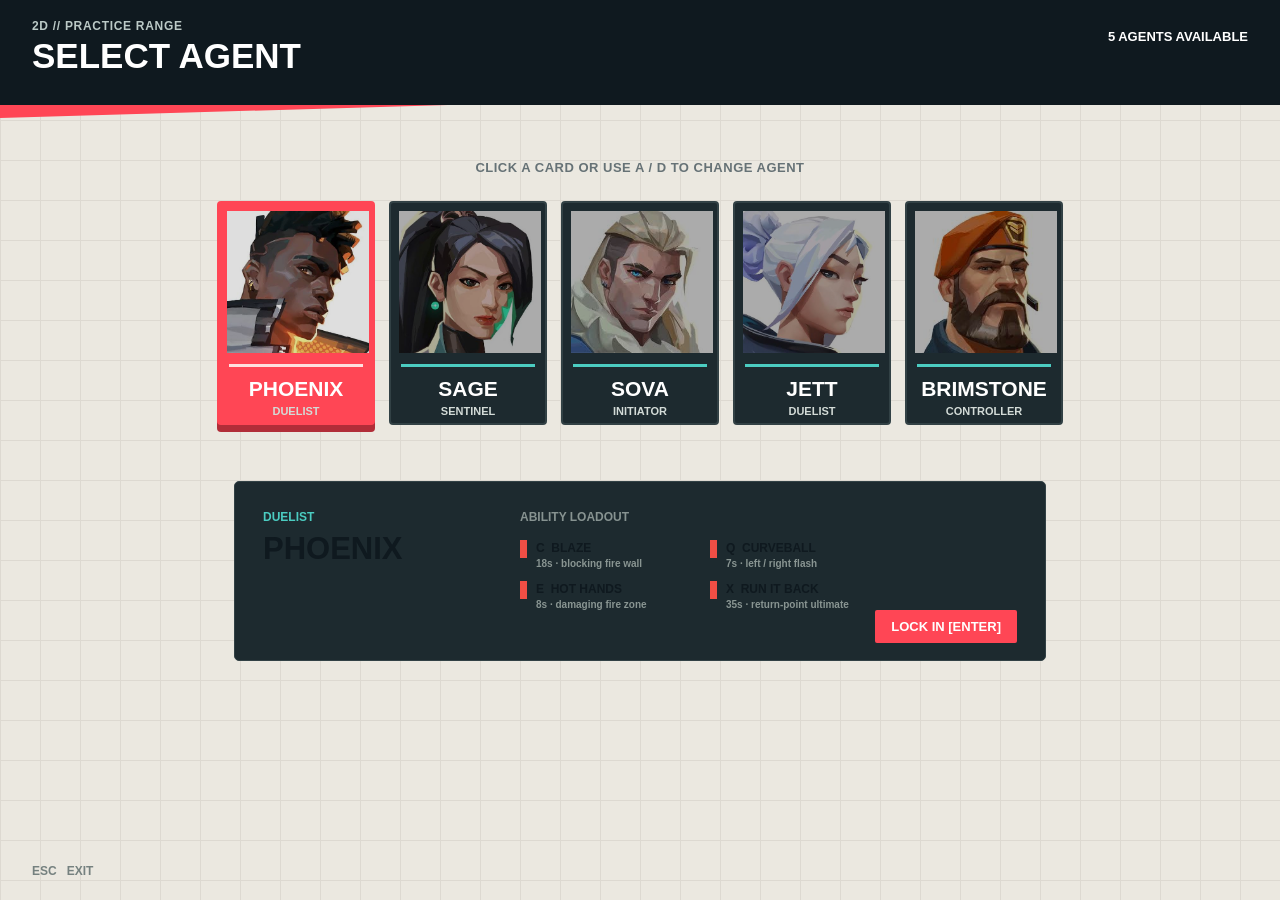
<file: index.html>
<!doctype html>
<html lang="en">
  <head>
    <meta charset="utf-8">
    <meta http-equiv="refresh" content="0; url=web%20view/index.html">
    <meta name="viewport" content="width=device-width, initial-scale=1">
    <title>Valorant 2D Practice Range</title>
    <script>location.replace('web%20view/index.html');</script>
  </head>
  <body>
    <p>Opening the <a href="web%20view/index.html">Valorant 2D Practice Range</a>…</p>
  </body>
</html>
</file>
<file: web view/style.css>
:root{--ink:#0f191f;--panel:#1d2a2f;--panel2:#324145;--paper:#ebe8e0;--red:#ff4655;--cyan:#4bccc1;--gold:#ffcc52;--white:#f8f7f1;--muted:#a9b6b3}*{box-sizing:border-box}body{margin:0;background:#0b1216;color:var(--white);font-family:Arial,Helvetica,sans-serif;overflow:hidden}button{font:inherit;cursor:pointer}.screen{width:100vw;height:100vh;min-height:580px;display:flex;flex-direction:column}.menu{background-color:var(--paper);background-image:linear-gradient(#ddd9d1 1px,transparent 1px),linear-gradient(90deg,#ddd9d1 1px,transparent 1px);background-size:40px 40px;color:var(--ink)}.top{height:105px;background:var(--ink);padding:19px 32px;position:relative;color:white;flex-shrink:0}.top:after{content:"";position:absolute;bottom:-13px;left:0;border-style:solid;border-width:13px 35vw 0 0;border-color:var(--red) transparent transparent}.eyebrow,.muted{font-size:12px;font-weight:700;letter-spacing:.7px;color:#bbc9c6}.top h1{font-size:35px;margin:5px 0 0;line-height:1}.top .right{position:absolute;right:32px;top:29px;font-size:13px;font-weight:bold}.menu-content{flex:1;max-width:1000px;width:100%;margin:auto;padding:55px 24px 35px;text-align:center}.hint{color:#667276;font-size:13px;font-weight:bold;letter-spacing:.5px;margin:0 0 26px}.agent-grid{display:flex;gap:14px;justify-content:center}.agent-card{width:158px;height:224px;background:var(--panel);border:2px solid var(--panel2);border-radius:4px;padding:8px;color:white;transition:.15s}.agent-card:hover{border-color:var(--cyan);transform:translateY(-3px)}.agent-card.selected{background:var(--red);border-color:var(--red);box-shadow:0 7px #b12d38}.agent-card img{width:142px;height:142px;object-fit:cover;filter:brightness(.67)}.agent-card.selected img{filter:brightness(.87)}.agent-card hr{border:0;border-top:3px solid var(--cyan);margin:7px 2px 10px}.agent-card.selected hr{border-color:#ffe0df}.agent-card strong{display:block;font-size:21px}.agent-card small{font-weight:bold;color:#d3dbd7;font-size:11px}.details{max-width:812px;height:180px;background:var(--panel);border:1px solid var(--panel2);border-radius:5px;margin:56px auto 0;padding:25px 28px;text-align:left;position:relative}.details .role{color:var(--cyan);font-weight:bold;font-size:12px}.details h2{font-size:31px;margin:6px 0}.loadout{position:absolute;left:285px;top:25px}.loadout>span{color:#879391;font-size:12px;font-weight:bold}.abilities{display:grid;grid-template-columns:190px 190px;gap:12px 0;margin-top:15px}.ability{font-size:12px;font-weight:bold}.ability i{display:inline-block;width:7px;height:18px;background:var(--agent);vertical-align:middle;margin-right:9px}.ability small{display:block;margin-left:16px;color:#899592}.btn{border:0;border-radius:2px;padding:9px 16px;font-weight:bold;font-size:13px}.btn.red{background:var(--red);color:white}.btn.dark{background:var(--panel2);color:white}.details .lock{position:absolute;right:28px;bottom:17px}.exit{position:absolute;left:32px;bottom:22px;color:#75817f;font-size:12px;font-weight:bold}.map-card{margin:4px auto;background:var(--panel);border:3px solid var(--panel2);border-radius:5px;padding:17px;width:524px;text-align:left;position:relative;box-shadow:0 7px #b12d38}.map-card:hover{border-color:var(--red)}.map-card img{display:block;width:484px;height:342px;object-fit:cover}.map-card h2{font-size:31px;margin:14px 0 0}.map-card p{font-size:12px;font-weight:bold;color:#cfd8d4;margin:4px 0}.map-card button{position:absolute;right:29px;bottom:17px}.change{position:absolute;right:32px;top:23px}.game{position:relative;background:#dcdcdc;user-select:none}.game canvas{width:100%;height:100%;display:block;cursor:crosshair}.hud,.shop{position:absolute;inset:0;pointer-events:none}.hudbox{position:absolute;background:var(--ink);border-radius:4px;padding:10px 13px}.status{top:18px;left:18px;width:302px;height:61px}.status b{font-size:19px}.status .hp{color:#6fe6a5;font-size:13px;font-weight:bold}.credits{float:right;color:var(--gold);font-size:13px;font-weight:bold}.controls{position:absolute;top:87px;left:18px;color:var(--ink);font-size:11px;font-weight:bold}.weapon{right:18px;bottom:18px;width:220px;height:64px}.weapon b{font-size:18px}.ammo{float:right;color:var(--gold);font-size:18px;font-weight:bold;margin-top:11px}.abilitybar{position:absolute;bottom:22px;left:18px;display:flex;gap:10px}.ability-key{width:132px;height:56px;border:2px solid var(--agent);border-radius:3px;background:var(--ink);padding:8px;font-size:11px;font-weight:bold}.ability-key.cool{border-color:#5a6364;background:var(--panel2);color:#c2ccca}.ability-key span{display:block;color:var(--cyan);font-size:13px;margin-top:6px}.ability-key.cool span{color:#a9b6b3}.message{position:absolute;top:110px;left:50%;transform:translateX(-50%);padding:9px 20px;background:var(--ink);color:var(--gold);border-radius:3px;font-weight:bold;font-size:13px;min-width:300px;text-align:center}.game-exit{position:absolute;right:32px;top:20px;pointer-events:auto}.shop{background:rgba(5,10,14,.88);padding:26px 32px;pointer-events:auto;overflow:auto}.shop h2{margin:0;font-size:30px}.shop-info{color:var(--muted);font-size:13px;font-weight:bold}.shop-credit{position:absolute;right:32px;top:33px;color:var(--gold);font-size:18px;font-weight:bold}.weapon-grid{display:grid;grid-template-columns:repeat(4,1fr);gap:24px;margin-top:32px}.category h3{font-size:13px;color:var(--cyan);margin:0 0 11px}.gun{display:block;width:100%;height:58px;background:var(--panel);border:2px solid var(--panel2);border-radius:3px;color:white;text-align:left;padding:7px 9px;margin-bottom:5px}.gun:hover,.gun.owned{border-color:var(--agent)}.gun:disabled{opacity:.48}.gun small{display:block;color:var(--muted);font-size:10px;margin-top:7px}.gun em{float:right;color:var(--gold);font-size:12px;font-style:normal}.close-shop{position:absolute;right:32px;bottom:25px}@media(max-width:850px){.agent-grid{flex-wrap:wrap}.menu-content{padding-top:35px;overflow:auto}.details{margin-top:25px}.loadout{display:none}.map-card{width:min(524px,100%)}.map-card img{width:100%;height:auto}.abilitybar{transform:scale(.78);transform-origin:bottom left}.weapon-grid{grid-template-columns:repeat(2,1fr)}}
</file>
